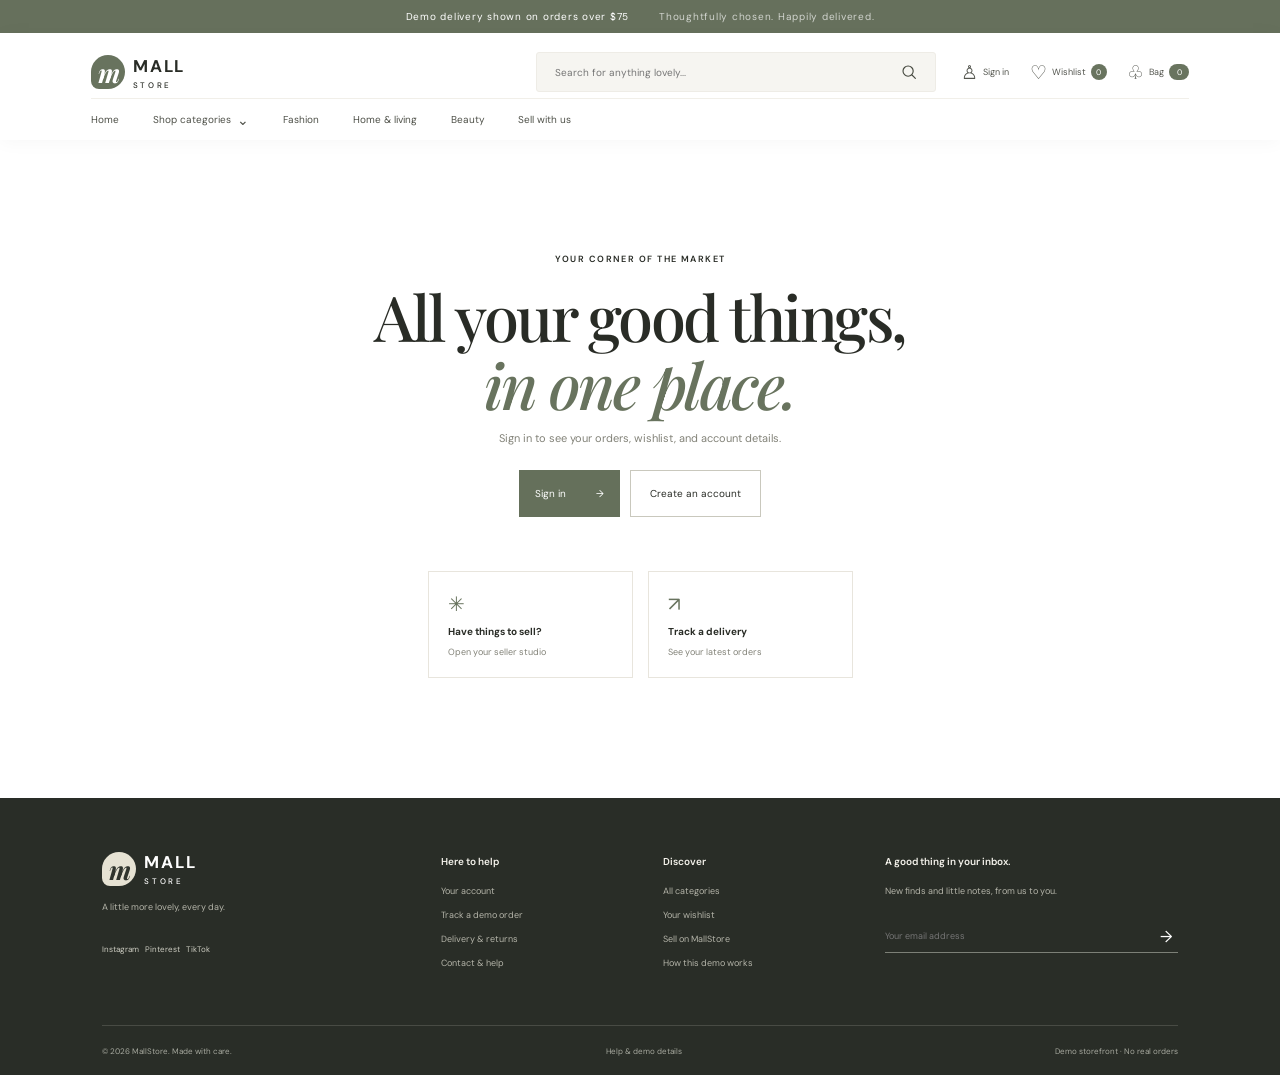
<file: account.html>
<!doctype html>
<html lang="en"><head>
    <meta charset="UTF-8" /><meta name="viewport" content="width=device-width, initial-scale=1.0" />
    <meta name="theme-color" content="#f7f5f0" />
    <link rel="icon" type="image/svg+xml" href="favicon.svg" />
    <title>Your account — MallStore</title>
    <link rel="preconnect" href="https://fonts.googleapis.com" />
    <link rel="preconnect" href="https://fonts.gstatic.com" crossorigin />
    <link href="https://fonts.googleapis.com/css2?family=DM+Sans:wght@400;500;600;700&family=Playfair+Display:wght@500;600;700&display=swap" rel="stylesheet" /><link rel="stylesheet" href="styles.css" /><script src="products.js" defer></script><script src="app.js" defer></script></head>
    <body data-page="account">
        <div id="app"></div>
    </body>
    </html>
</file>
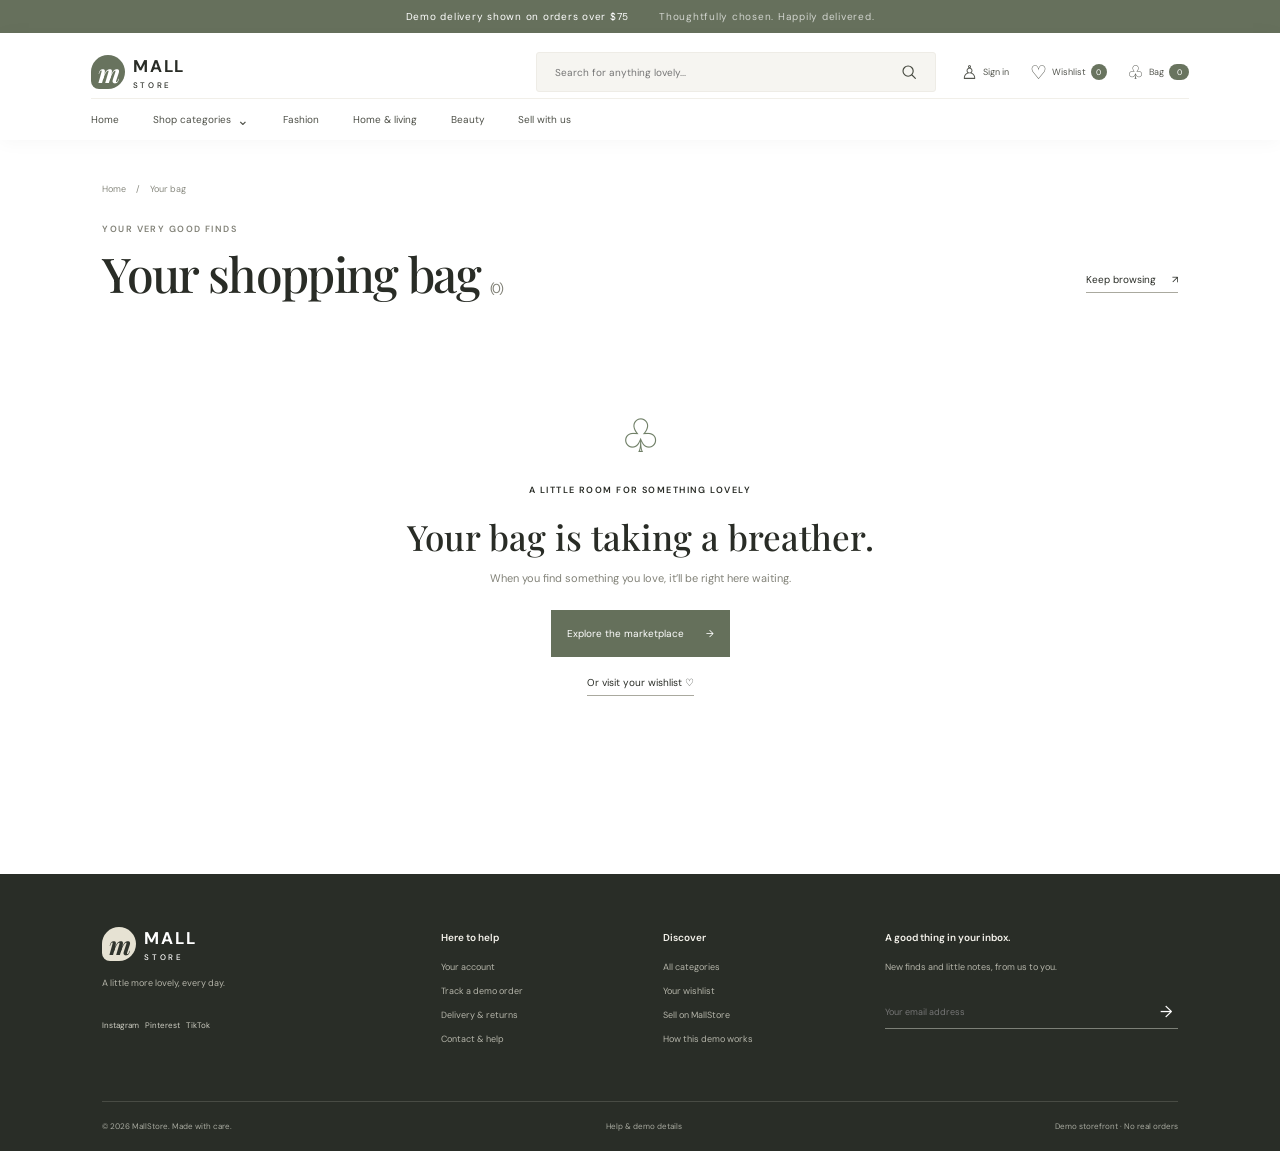
<file: bag.html>
<!doctype html>
<html lang="en"><head><meta charset="UTF-8" /><meta name="viewport" content="width=device-width, initial-scale=1.0" /><meta name="theme-color" content="#f7f5f0" /><link rel="icon" type="image/svg+xml" href="favicon.svg" /><title>Your shopping bag — MallStore</title><link rel="preconnect" href="https://fonts.googleapis.com" /><link rel="preconnect" href="https://fonts.gstatic.com" crossorigin /><link href="https://fonts.googleapis.com/css2?family=DM+Sans:wght@400;500;600;700&family=Playfair+Display:wght@500;600;700&display=swap" rel="stylesheet" /><link rel="stylesheet" href="styles.css" /><script src="products.js" defer></script><script src="app.js" defer></script></head><body data-page="bag"><div id="app"></div></body></html>
</file>
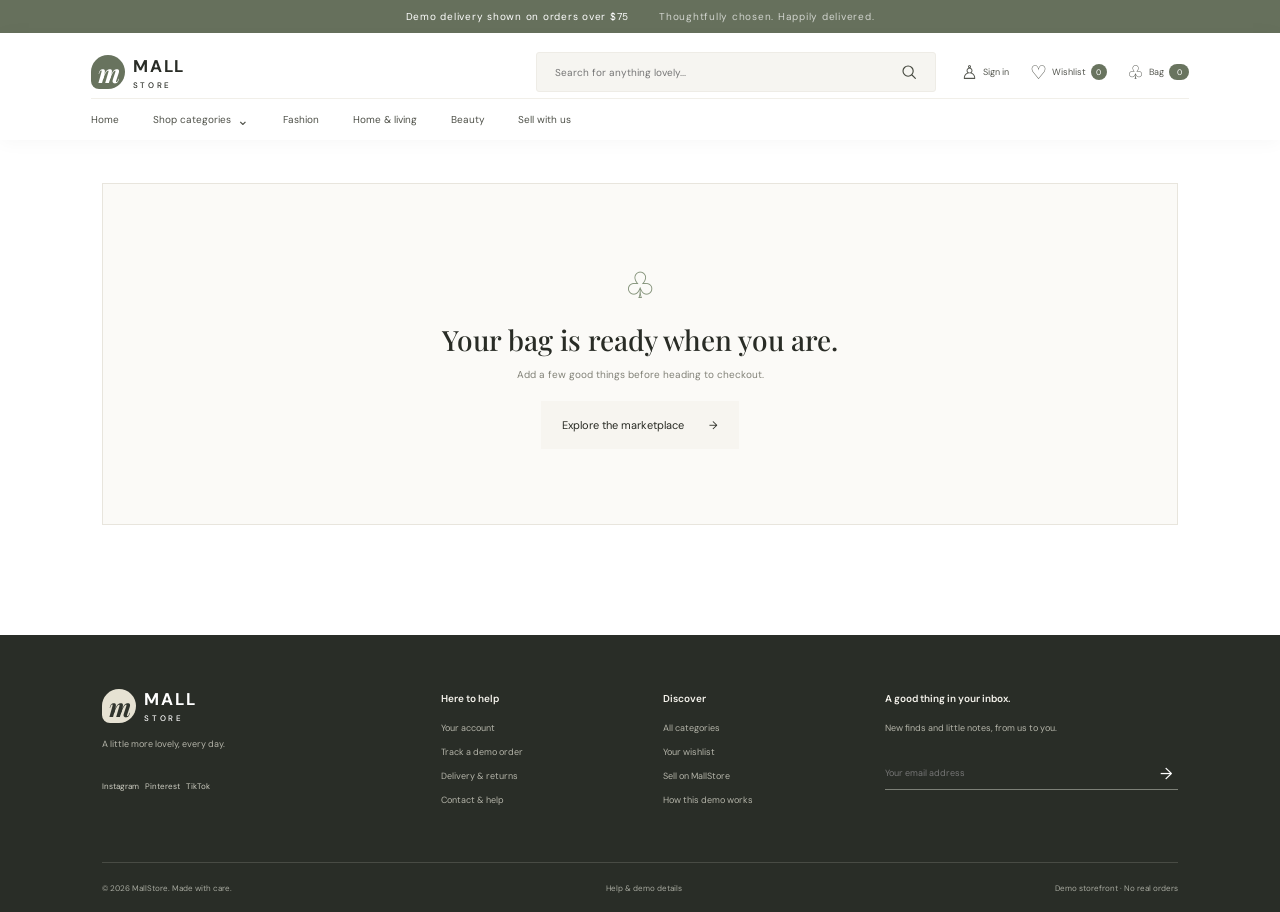
<file: checkout.html>
<!doctype html>
<html lang="en"><head><meta charset="UTF-8" /><meta name="viewport" content="width=device-width, initial-scale=1.0" /><meta name="theme-color" content="#f7f5f0" /><link rel="icon" type="image/svg+xml" href="favicon.svg" /><title>Checkout — MallStore</title><link rel="preconnect" href="https://fonts.googleapis.com" /><link rel="preconnect" href="https://fonts.gstatic.com" /><link href="https://fonts.googleapis.com/css2?family=DM+Sans:wght@400;500;600;700&family=Playfair+Display:wght@500;600;700&display=swap" rel="stylesheet" /><link rel="stylesheet" href="styles.css" /><script src="products.js" defer></script><script src="app.js" defer></script></head><body data-page="checkout"><div id="app"></div></body></html>
</file>
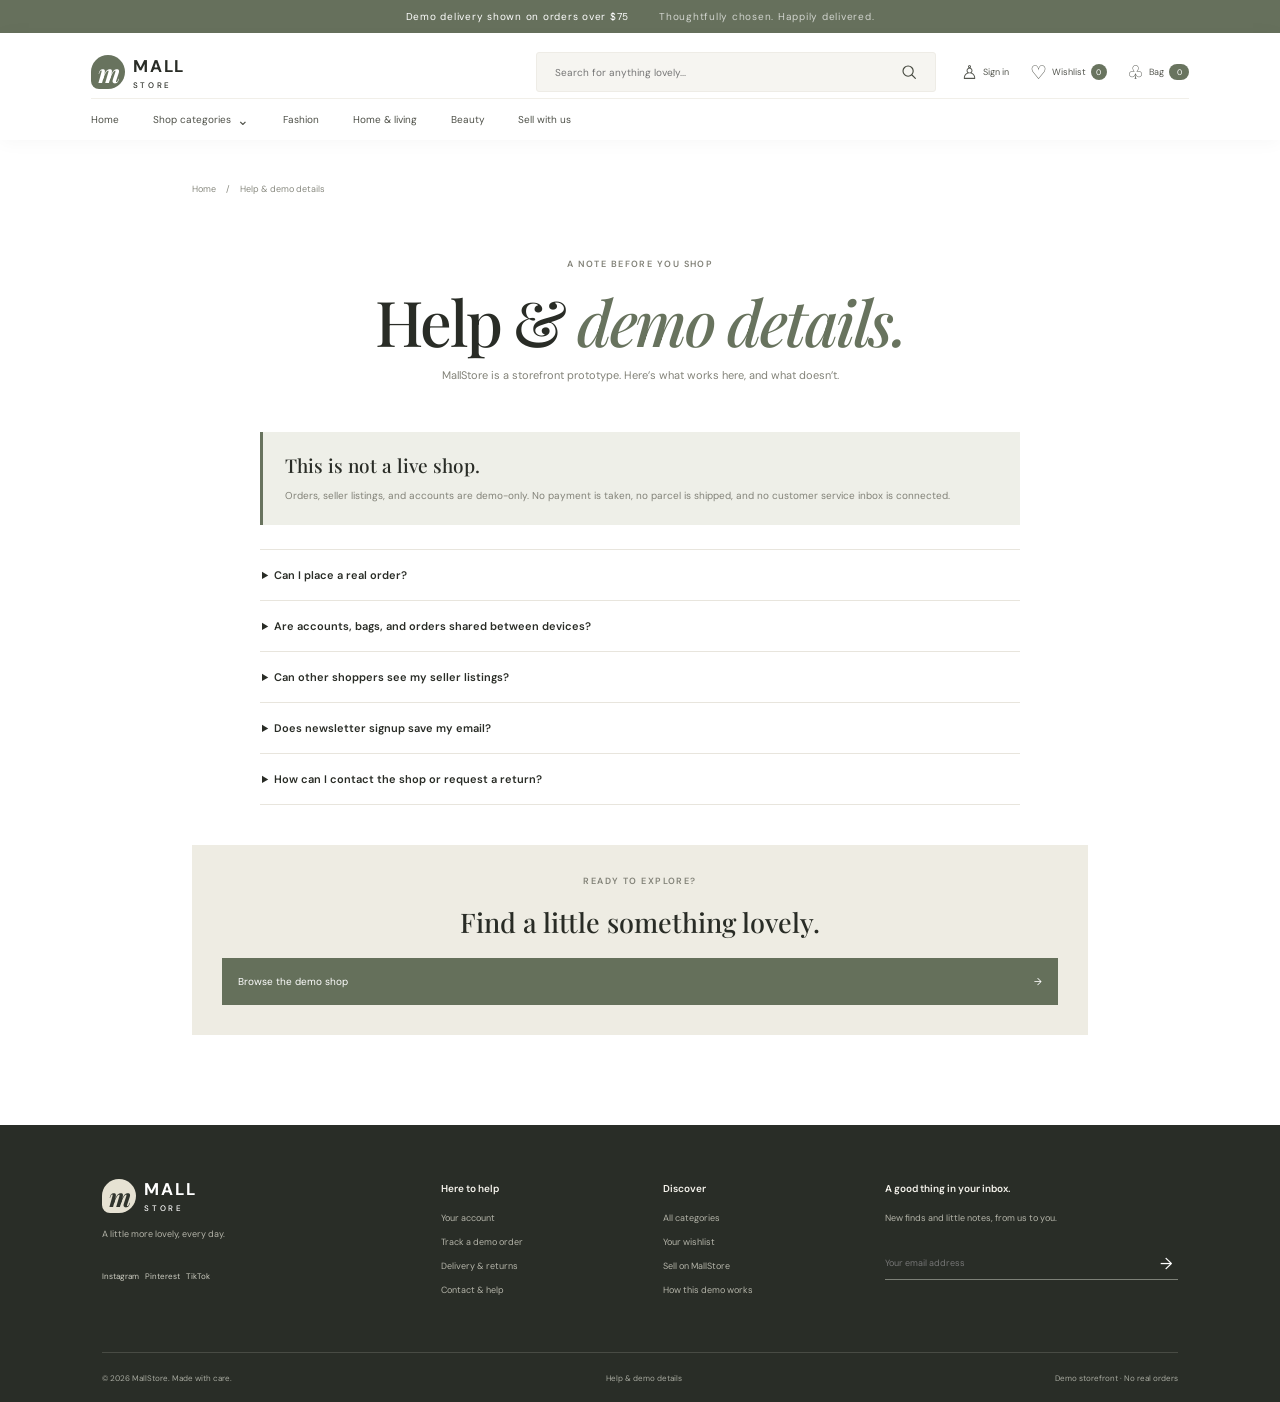
<file: help.html>
<!doctype html>
<html lang="en">
  <head>
    <meta charset="UTF-8" />
    <meta name="viewport" content="width=device-width, initial-scale=1.0" />
    <meta name="theme-color" content="#f7f5f0" />
    <link rel="icon" type="image/svg+xml" href="favicon.svg" />
    <title>Help & demo details — MallStore</title>
    <link rel="preconnect" href="https://fonts.googleapis.com" />
    <link rel="preconnect" href="https://fonts.gstatic.com" crossorigin />
    <link href="https://fonts.googleapis.com/css2?family=DM+Sans:wght@400;500;600;700&family=Playfair+Display:wght@500;600;700&display=swap" rel="stylesheet" />
    <link rel="stylesheet" href="styles.css" />
    <script src="products.js" defer></script>
    <script src="app.js" defer></script>
  </head>
  <body data-page="help">
    <div id="app"></div>
  </body>
</html>
</file>
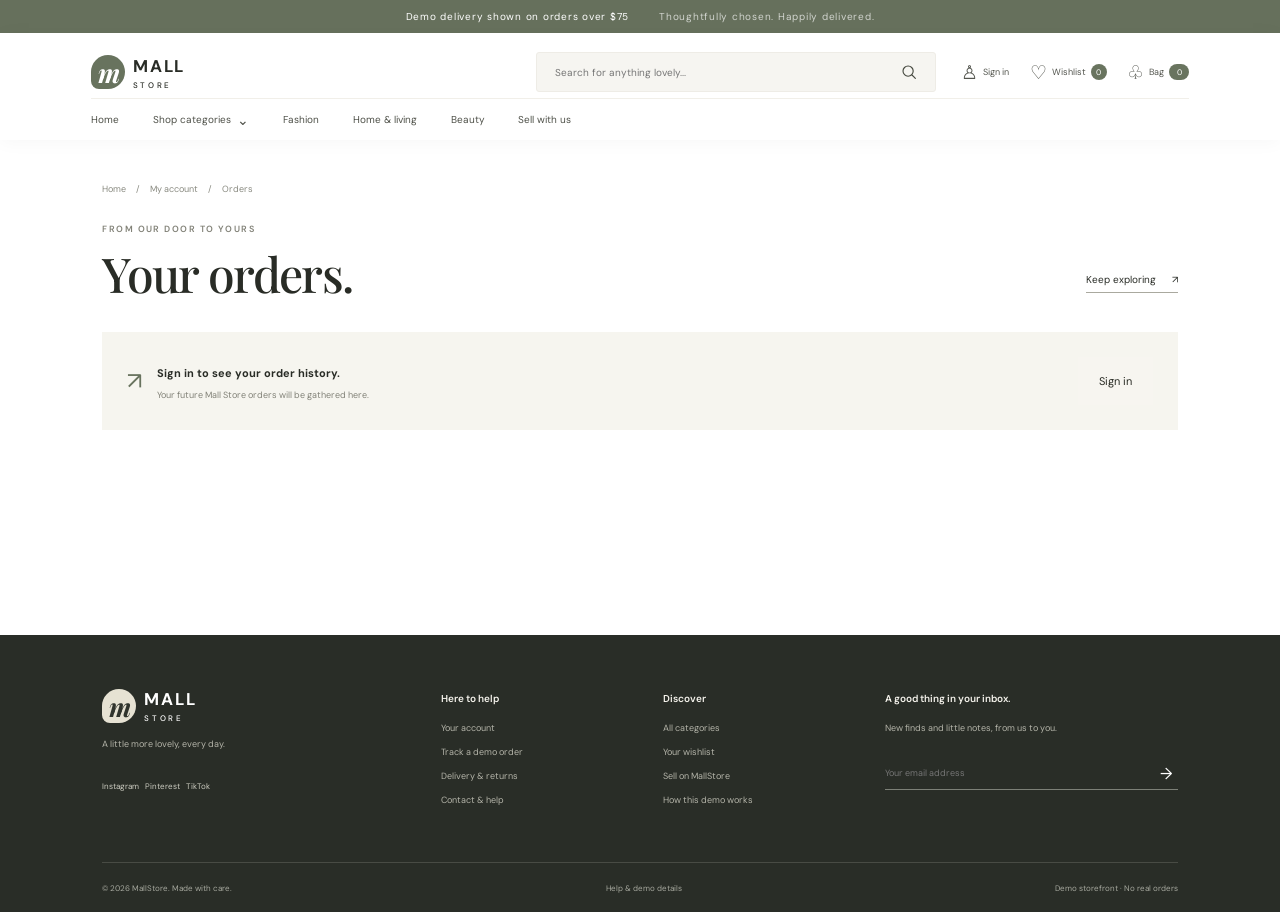
<file: orders.html>
<!doctype html>
<html lang="en"><head><meta charset="UTF-8" /><meta name="viewport" content="width=device-width, initial-scale=1.0" /><meta name="theme-color" content="#f7f5f0" /><link rel="icon" type="image/svg+xml" href="favicon.svg" /><title>Your orders — MallStore</title><link rel="preconnect" href="https://fonts.googleapis.com" /><link rel="preconnect" href="https://fonts.gstatic.com" /><link href="https://fonts.googleapis.com/css2?family=DM+Sans:wght@400;500;600;700&family=Playfair+Display:wght@500;600;700&display=swap" rel="stylesheet" /><link rel="stylesheet" href="styles.css" /><script src="products.js" defer></script><script src="app.js" defer></script></head><body data-page="orders"><div id="app"></div></body></html>
</file>
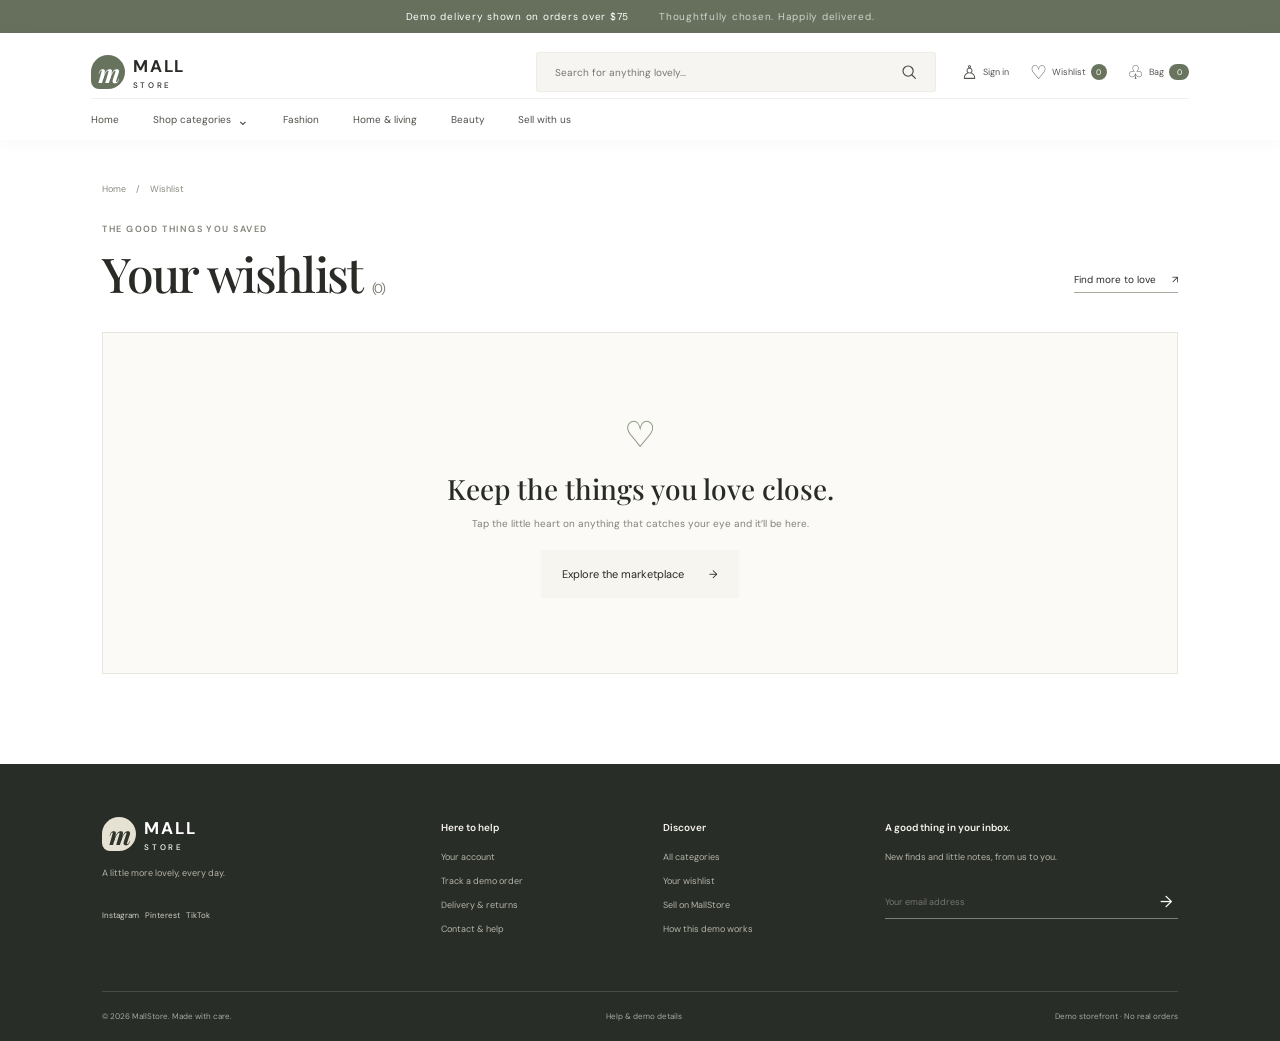
<file: wishlist.html>
<!doctype html>
<html lang="en"><head><meta charset="UTF-8" /><meta name="viewport" content="width=device-width, initial-scale=1.0" /><meta name="theme-color" content="#f7f5f0" /><link rel="icon" type="image/svg+xml" href="favicon.svg" /><title>Your wishlist — MallStore</title><link rel="preconnect" href="https://fonts.googleapis.com" /><link rel="preconnect" href="https://fonts.gstatic.com" crossorigin /><link href="https://fonts.googleapis.com/css2?family=DM+Sans:wght@400;500;600;700&family=Playfair+Display:wght@500;600;700&display=swap" rel="stylesheet" /><link rel="stylesheet" href="styles.css" /><script src="products.js" defer></script><script src="app.js" defer></script></head><body data-page="wishlist"><div id="app"></div></body></html>
</file>
<file: styles.css>
:root {
  font-family: "DM Sans", sans-serif;
  color: #252820;
  background: #f7f5f0;
  font-synthesis: none;
  text-rendering: optimizeLegibility;
  --paper: #f7f5f0;
  --ink: #252820;
  --muted: #797a70;
  --line: #e6e3dc;
  --green: #66705c;
}

* { box-sizing: border-box; }
[hidden] { display: none !important; }
html { scroll-behavior: smooth; }
body { margin: 0; min-width: 320px; }
button, input, select { font: inherit; }
button, a { -webkit-tap-highlight-color: transparent; }
a { color: inherit; text-decoration: none; }
button { color: inherit; }
.visually-hidden { position: absolute; width: 1px; height: 1px; padding: 0; margin: -1px; overflow: hidden; clip: rect(0, 0, 0, 0); white-space: nowrap; border: 0; }

.announcement { height: 33px; display: grid; place-items: center; background: #66705c; color: #fff; font-size: 10px; letter-spacing: .09em; text-align: center; padding: 0 12px; }
.site-header { height: 76px; padding: 0 7.1%; display: grid; grid-template-columns: 1fr 2fr 1fr; align-items: center; border-bottom: 1px solid rgba(37,40,32,.08); background: var(--paper); position: relative; z-index: 2; }
.wordmark { font-size: 23px; letter-spacing: -.08em; font-weight: 700; white-space: nowrap; }
.wordmark span { font-family: "Playfair Display", serif; font-weight: 500; font-style: italic; letter-spacing: -.07em; }
.main-nav { display: flex; justify-content: center; gap: clamp(20px, 3vw, 46px); }
.main-nav a { color: #55574f; font-size: 12px; transition: color .2s; }
.main-nav a:hover, .text-link:hover { color: #899174; }
.header-actions { display: flex; justify-content: flex-end; align-items: center; gap: 24px; }
.icon-button, .cart-trigger { border: 0; background: none; cursor: pointer; }
.icon-button { width: 34px; height: 34px; display: grid; place-items: center; font-size: 27px; font-weight: 300; }
.icon-button svg, .cart-trigger svg, .search-field svg { fill: none; stroke: currentColor; stroke-width: 1.4; stroke-linecap: round; stroke-linejoin: round; width: 19px; height: 19px; }
.cart-trigger { display: flex; align-items: center; gap: 7px; font-size: 12px; padding: 6px 0; }
.cart-trigger svg { width: 18px; height: 18px; }
.cart-count { display: grid; place-items: center; border-radius: 50%; background: #e7e4da; width: 20px; height: 20px; font-size: 10px; }

.hero { position: relative; min-height: 570px; height: min(66vw, 720px); max-height: calc(100vh - 109px); overflow: hidden; background: #c6b7a1; }
.hero-image, .hero-shade { position: absolute; inset: 0; width: 100%; height: 100%; }
.hero-image { object-fit: cover; object-position: center 54%; }
.hero-shade { background: linear-gradient(90deg, rgba(31,32,27,.52) 0%, rgba(31,32,27,.24) 42%, transparent 76%), linear-gradient(0deg, rgba(31,32,27,.17), transparent 30%); }
.hero-content { position: absolute; left: 12.2%; top: 50%; transform: translateY(-46%); color: white; }
.eyebrow { font-size: 9px; letter-spacing: .16em; font-weight: 600; margin: 0 0 17px; }
.hero-eyebrow { color: rgba(255,255,255,.87); }
h1, h2 { font-family: "Playfair Display", Georgia, serif; font-weight: 500; }
.hero h1 { font-size: clamp(54px, 7vw, 94px); line-height: .99; letter-spacing: -.045em; margin: 0 0 22px; }
.hero-content > p:not(.eyebrow) { font-size: 13px; color: rgba(255,255,255,.86); margin: 0 0 32px; }
.button { min-height: 48px; padding: 0 21px; display: inline-flex; justify-content: center; align-items: center; gap: 25px; border: 0; font-size: 11px; cursor: pointer; transition: background .2s, transform .2s; }
.button:hover { transform: translateY(-2px); }
.button-dark { background: #f7f5f0; color: #282a23; }
.button-dark:hover { background: #e9e7df; }
.hero .button { background: #f7f5f0; }
.hero-note { position: absolute; bottom: 28px; right: 7.1%; color: white; font-size: 8px; letter-spacing: .14em; }

.shop-section { padding: 105px 8% 116px; }
.section-top { display: flex; justify-content: space-between; align-items: end; }
.section-top .eyebrow, .story-copy .eyebrow { color: var(--muted); }
.section-top h2 { font-size: clamp(34px, 4vw, 48px); letter-spacing: -.035em; margin: 0; }
.results-count { color: var(--muted); font-size: 10px; margin: 0 0 8px; }
.shop-controls { margin: 32px 0 27px; display: flex; justify-content: space-between; align-items: center; border-top: 1px solid var(--line); border-bottom: 1px solid var(--line); min-height: 59px; }
.filter-list { display: flex; align-items: center; gap: 25px; }
.filter-chip { display: flex; align-items: center; gap: 6px; border: 0; padding: 8px 0; background: transparent; color: #77786f; font-size: 11px; cursor: pointer; }
.filter-chip span { font-size: 8px; color: #999a92; }
.filter-chip.active { color: var(--ink); border-bottom: 1px solid var(--ink); }
.sort-label { display: flex; align-items: center; gap: 9px; color: var(--muted); font-size: 10px; }
.sort-label select { background: transparent; color: var(--ink); border: 0; outline-color: #a0a38f; font-size: 10px; cursor: pointer; }
.search-field { width: min(250px, 34vw); align-items: center; gap: 8px; border-bottom: 1px solid #aaa99f; padding: 8px 0; }
.search-field:not([hidden]) { display: flex; }
.search-field svg { width: 16px; height: 16px; }
.search-field input { background: transparent; border: 0; outline: 0; width: 100%; font-size: 11px; color: var(--ink); }
.product-grid { display: grid; grid-template-columns: repeat(4, minmax(0, 1fr)); column-gap: 20px; row-gap: 45px; }
.product-card { min-width: 0; }
.product-image-wrap { position: relative; overflow: hidden; background: #eeece6; aspect-ratio: 0.83; }
.product-image { display: block; height: 100%; width: 100%; object-fit: cover; transition: transform .5s cubic-bezier(.2,.65,.3,1); }
.product-card:hover .product-image { transform: scale(1.045); }
.product-badge { position: absolute; top: 13px; left: 13px; padding: 7px 9px; background: var(--paper); font-size: 8px; text-transform: uppercase; letter-spacing: .1em; }
.add-button { position: absolute; left: 10px; right: 10px; bottom: 10px; width: calc(100% - 20px); border: 0; padding: 13px; background: rgba(247,245,240,.96); font-size: 10px; opacity: 0; transform: translateY(7px); cursor: pointer; transition: opacity .2s, transform .2s, background .2s; }
.product-card:hover .add-button, .add-button:focus-visible { opacity: 1; transform: translateY(0); }
.add-button:hover { background: white; }
.product-info { display: flex; justify-content: space-between; gap: 10px; padding: 13px 1px 0; }
.product-category { font-size: 8px; color: var(--muted); letter-spacing: .1em; text-transform: uppercase; margin: 0 0 7px; }
.product-name { font-size: 12px; margin: 0; font-weight: 500; }
.product-price { font-size: 11px; white-space: nowrap; margin: 1px 0 0; }
.empty-state { text-align: center; color: var(--muted); padding: 65px 10px; font-size: 13px; }

.story-section { background: #eceae3; display: grid; grid-template-columns: 1fr 1fr; align-items: center; min-height: 570px; }
.story-image-wrap { height: 100%; min-height: 570px; position: relative; overflow: hidden; }
.story-image-wrap img { width: 100%; height: 100%; position: absolute; inset: 0; object-fit: cover; }
.story-image-caption { position: absolute; bottom: 22px; left: 26px; font-size: 8px; letter-spacing: .13em; color: #fff; }
.story-copy { max-width: 470px; padding: 70px 14%; }
.story-copy h2 { font-size: clamp(37px, 4.3vw, 57px); line-height: 1.08; letter-spacing: -.035em; margin: 0 0 23px; }
.story-copy h2 em { font-weight: 500; color: #7c836f; }
.story-copy > p:not(.eyebrow) { font-size: 12px; color: #686a61; line-height: 1.9; max-width: 360px; margin: 0 0 25px; }
.text-link { display: inline-flex; gap: 16px; align-items: center; font-size: 10px; padding-bottom: 6px; border-bottom: 1px solid #aaa99f; transition: color .2s; }

.newsletter { padding: 94px 20px 90px; text-align: center; }
.newsletter .eyebrow { color: var(--muted); margin-bottom: 14px; }
.newsletter h2 { font-size: clamp(33px, 4vw, 45px); letter-spacing: -.03em; margin: 0 0 10px; }
.newsletter > p:not(.eyebrow):not(.newsletter-message) { font-size: 11px; color: var(--muted); margin: 0 0 24px; }
.newsletter-form { width: min(390px, 90vw); border-bottom: 1px solid #a9a99f; margin: 0 auto; display: flex; }
.newsletter-form input { flex: 1; border: 0; outline: 0; background: transparent; min-width: 0; padding: 12px 2px; font-size: 10px; }
.newsletter-form button { border: 0; background: transparent; font-size: 10px; cursor: pointer; padding: 0 2px 0 10px; }
.newsletter-form button span { margin-left: 12px; }
.newsletter-message { min-height: 15px; font-size: 10px; color: var(--green); }
.site-footer { min-height: 98px; border-top: 1px solid var(--line); padding: 22px 7.1%; display: flex; align-items: center; justify-content: space-between; }
.site-footer .wordmark { font-size: 19px; }
.site-footer p, .site-footer > span { font-size: 9px; color: var(--muted); }

.overlay { position: fixed; inset: 0; background: rgba(27,28,24,.38); z-index: 5; opacity: 0; transition: opacity .25s; }
.overlay.visible { opacity: 1; }
.cart-drawer { position: fixed; z-index: 6; top: 0; right: 0; width: min(440px, 100%); height: 100dvh; background: var(--paper); padding: 30px; display: flex; flex-direction: column; transform: translateX(100%); transition: transform .3s cubic-bezier(.2,.7,.25,1); }
.cart-drawer.open { transform: translateX(0); }
.drawer-header { display: flex; align-items: center; justify-content: space-between; border-bottom: 1px solid var(--line); padding-bottom: 21px; }
.drawer-header .eyebrow { color: var(--muted); margin-bottom: 8px; }
.drawer-header h2 { font-size: 30px; margin: 0; }
.drawer-count { font-family: "DM Sans", sans-serif; font-size: 12px; color: var(--muted); }
.cart-items { overflow-y: auto; }
.cart-line { display: grid; grid-template-columns: 75px 1fr auto; gap: 14px; padding: 18px 0; border-bottom: 1px solid var(--line); }
.cart-line img { width: 75px; height: 88px; object-fit: cover; background: #eeece6; }
.cart-line-name { font-size: 12px; margin: 5px 0 7px; }
.cart-line-category { color: var(--muted); font-size: 9px; }
.cart-line-price { font-size: 11px; margin-top: 6px; }
.quantity-control { display: inline-flex; border: 1px solid var(--line); align-items: center; margin-top: 9px; }
.quantity-control button { width: 26px; height: 25px; background: transparent; border: 0; cursor: pointer; font-size: 15px; }
.quantity-control span { font-size: 10px; min-width: 16px; text-align: center; }
.remove-item { background: transparent; border: 0; font-size: 9px; color: var(--muted); text-decoration: underline; cursor: pointer; align-self: start; padding: 6px 0; }
.cart-empty { flex: 1; display: flex; flex-direction: column; justify-content: center; align-items: center; gap: 13px; color: var(--muted); font-size: 12px; }
.cart-empty p { margin: 0; }
.empty-bag { font-size: 30px; color: #a2a38f; }
.cart-footer { padding-top: 20px; border-top: 1px solid var(--line); }
.subtotal { display: flex; justify-content: space-between; font-size: 12px; }
.cart-footer > p { font-size: 9px; color: var(--muted); margin: 10px 0 18px; }
.checkout-button { width: 100%; justify-content: space-between; background: #66705c; color: white; }
.checkout-button:hover { background: #535d49; }
.toast { position: fixed; bottom: 25px; left: 50%; transform: translate(-50%, 15px); opacity: 0; pointer-events: none; z-index: 10; padding: 12px 19px; background: #252820; color: white; font-size: 11px; transition: opacity .2s, transform .2s; }
.toast.show { opacity: 1; transform: translate(-50%, 0); }
body.drawer-open { overflow: hidden; }

@media (max-width: 850px) {
  .site-header { padding: 0 5%; grid-template-columns: 1fr 2fr 1fr; }
  .main-nav { gap: 17px; }
  .main-nav a { font-size: 10px; }
  .hero-content { left: 8%; }
  .shop-section { padding: 80px 5% 90px; }
  .product-grid { grid-template-columns: repeat(2, minmax(0, 1fr)); gap: 32px 15px; }
  .add-button { opacity: 1; transform: none; }
  .story-section { min-height: 470px; }
  .story-image-wrap { min-height: 470px; }
  .story-copy { padding: 55px 10%; }
}
@media (max-width: 560px) {
  .announcement { font-size: 8px; height: 30px; }
  .site-header { height: 64px; padding: 0 5%; grid-template-columns: 1fr auto; }
  .wordmark { font-size: 21px; }
  .main-nav { position: absolute; left: 0; right: 0; bottom: -37px; background: var(--paper); height: 37px; gap: 30px; border-bottom: 1px solid var(--line); }
  .main-nav a { font-size: 10px; }
  .header-actions { gap: 13px; }
  .cart-trigger span:nth-of-type(1) { display: none; }
  .hero { min-height: 590px; height: calc(89svh - 30px); max-height: 720px; }
  .hero-image { object-position: 62% center; }
  .hero-shade { background: linear-gradient(90deg, rgba(31,32,27,.45), rgba(31,32,27,.05)), linear-gradient(0deg, rgba(31,32,27,.15), transparent 40%); }
  .hero-content { left: 7%; right: 6%; top: 54%; }
  .hero h1 { font-size: clamp(56px, 15vw, 76px); }
  .hero-content > p:not(.eyebrow) { max-width: 265px; line-height: 1.6; }
  .hero-note { right: 6%; bottom: 19px; font-size: 7px; }
  .shop-section { padding: 73px 5% 75px; }
  .section-top { align-items: start; flex-wrap: wrap; }
  .section-top h2 { font-size: 36px; }
  .results-count { width: 100%; margin: 13px 0 0; }
  .search-field { order: 3; width: 100%; margin-top: 16px; }
  .shop-controls { margin: 23px 0 20px; min-height: 53px; }
  .filter-list { gap: 15px; }
  .filter-chip { font-size: 10px; }
  .filter-chip span { display: none; }
  .sort-label { gap: 3px; font-size: 0; }
  .sort-label select { max-width: 85px; font-size: 9px; }
  .product-grid { gap: 27px 11px; }
  .product-image-wrap { aspect-ratio: .8; }
  .product-badge { top: 8px; left: 8px; padding: 6px; font-size: 7px; }
  .add-button { left: 7px; right: 7px; bottom: 7px; width: calc(100% - 14px); padding: 11px 4px; font-size: 9px; }
  .product-info { padding-top: 10px; gap: 5px; }
  .product-name { font-size: 10px; }
  .product-price { font-size: 10px; }
  .product-category { font-size: 7px; }
  .story-section { grid-template-columns: 1fr; }
  .story-image-wrap { min-height: 370px; height: 370px; }
  .story-copy { max-width: none; padding: 54px 8% 60px; }
  .story-copy h2 { font-size: 43px; }
  .newsletter { padding: 72px 15px 60px; }
  .newsletter h2 { font-size: 35px; }
  .site-footer { padding: 22px 5%; flex-wrap: wrap; gap: 2px 12px; }
  .site-footer p { display: none; }
  .site-footer > span { font-size: 8px; }
}
@media (max-width: 320px) {
  body { min-width: 0; }
}
@media (prefers-reduced-motion: reduce) {
  *, *::before, *::after { scroll-behavior: auto !important; transition-duration: .01ms !important; animation-duration: .01ms !important; }
}

/* Mall Store marketplace */
[hidden] { display: none !important; }
:root { --mall-green: #68735e; --mall-ink: #292c26; --mall-cream: #f6f4ee; --mall-line: #e8e5dd; --mall-muted: #828278; }
body { color: var(--mall-ink); background: #fff; }
.announcement { display: flex; justify-content: center; gap: 30px; background: #66705c; letter-spacing: .075em; }
.announcement span:last-child { color: rgba(255,255,255,.7); }
.mall-header { background: #fff; position: relative; z-index: 4; box-shadow: 0 2px 18px rgba(40,42,35,.035); }
.mall-logo { display: inline-flex; align-items: center; justify-self: start; gap: 8px; min-width: max-content; font-size: 17px; letter-spacing: .11em; font-weight: 700; white-space: nowrap; }
.logo-mark { display: grid; place-items: center; height: 34px; width: 34px; border-radius: 50% 50% 50% 8px; color: #fff; background: var(--mall-green); font-family: "Playfair Display", serif; font-size: 26px; font-style: italic; letter-spacing: -.08em; }
.logo-store { display: block; font-size: 8px; letter-spacing: .32em; margin-top: 3px; font-weight: 500; }
.site-header.mall-header { width: 100%; height: auto; min-height: 74px; padding: 13px 7.1% 0; grid-template-columns: minmax(155px, 1fr) minmax(240px, 1.25fr) max-content; grid-template-rows: 52px 42px; column-gap: clamp(14px, 2vw, 28px); border: 0; }
.global-search { justify-self: end; width: min(100%, 400px); min-width: 0; height: 40px; background: #f6f5f1; border: 1px solid #eeece6; border-radius: 3px; display: flex; align-items: center; padding: 0 12px 0 16px; }
.global-search:focus-within { border-color: #9ba28f; box-shadow: 0 0 0 3px rgba(104,115,94,.08); }
.global-search input { min-width: 0; flex: 1; border: 0; outline: 0; background: transparent; font-size: 10px; color: var(--mall-ink); }
.global-search button { display: grid; place-items: center; border: 0; background: transparent; cursor: pointer; padding: 5px; }
.global-search svg { width: 18px; height: 18px; fill: none; stroke: #45483f; stroke-width: 1.5; stroke-linecap: round; }
.header-links { justify-self: end; display: flex; align-items: center; gap: clamp(10px, 1.6vw, 23px); }
.header-links a { display: inline-flex; align-items: center; gap: 5px; position: relative; font-size: 9px; color: #54564f; white-space: nowrap; }
.header-icon { font-size: 19px; font-family: "DM Sans", sans-serif; line-height: 1; }
.header-pill { display: grid; place-items: center; background: #69745f; border-radius: 99px; color: white; min-width: 16px; height: 16px; padding: 0 4px; font-size: 8px; }
.mall-nav { grid-column: 1 / -1; display: flex; align-items: center; gap: clamp(18px, 2.65vw, 39px); border-top: 1px solid #f1efe9; }
.mall-nav > a, .nav-category-wrap > a { height: 42px; display: flex; align-items: center; gap: 6px; color: #4e5048; font-size: 10px; position: relative; }
.mall-nav a:hover, .mall-nav a.current { color: #758067; }
.mall-nav > a.current::after, .nav-category-wrap > a.current::after { content: ""; position: absolute; bottom: 0; left: 0; right: 0; height: 2px; background: #77816b; }
.nav-category-wrap { height: 42px; }
.nav-chevron { font-size: 14px; }
.mega-menu { position: absolute; left: 0; right: 0; top: 100%; display: grid; grid-template-columns: 1.05fr 2.3fr 1fr; gap: 36px; padding: 36px 8%; background: white; box-shadow: 0 20px 28px rgba(40,42,35,.13); opacity: 0; visibility: hidden; transform: translateY(8px); transition: .22s ease; border-top: 1px solid #efede6; }
.nav-category-wrap:hover .mega-menu, .nav-category-wrap:focus-within .mega-menu { opacity: 1; visibility: visible; transform: translateY(0); }
.mega-intro { padding: 10px 20px 0 0; }
.mega-intro .eyebrow { color: var(--mall-muted); font-size: 8px; }
.mega-intro h3 { font: 500 29px/1.15 "Playfair Display", serif; margin: 0 0 20px; }
.mega-intro h3 em { color: var(--mall-green); }
.mega-intro .text-link { font-size: 9px; }
.mega-category-list { display: grid; grid-template-columns: repeat(3, 1fr); gap: 15px 24px; }
.mega-category-title { display: block; font-size: 11px; font-weight: 600; margin: 7px 0 10px; }
.mega-subcategory { display: block; font-size: 9px; color: var(--mall-muted); margin: 9px 0; transition: color .2s, transform .2s; }
.mega-subcategory:hover { color: var(--mall-green); transform: translateX(3px); }
.mega-feature { min-height: 170px; padding: 20px; display: flex; flex-direction: column; justify-content: space-between; background: linear-gradient(135deg, #e8e9df, #d8ddd0); color: #34392f; }
.mega-feature > span:first-child { font-size: 8px; letter-spacing: .12em; }
.mega-feature strong { font: 500 23px/1.14 "Playfair Display", serif; }
.mega-feature-link { font-size: 9px; }
.mobile-menu-toggle, .mobile-nav-panel { display: none; }
.mall-hero { height: clamp(440px, 48vw, 630px); position: relative; overflow: hidden; color: white; background: #898675; }
.mall-hero > img, .hero-wash { position: absolute; inset: 0; width: 100%; height: 100%; }
.mall-hero > img { object-fit: cover; object-position: center 55%; animation: hero-drift 22s ease-in-out infinite alternate; }
.hero-wash { background: linear-gradient(90deg, rgba(25,29,25,.56) 0%, rgba(25,29,25,.3) 44%, rgba(25,29,25,.02) 85%), linear-gradient(0deg, rgba(25,29,25,.15), transparent 26%); }
.mall-hero-copy { position: absolute; top: 50%; left: 12%; transform: translateY(-48%); animation: copy-rise .8s .12s both; }
.mall-hero-copy .eyebrow { color: rgba(255,255,255,.83); }
.mall-hero h1 { font-size: clamp(57px, 7.2vw, 91px); line-height: .99; letter-spacing: -.05em; margin: 0 0 20px; }
.mall-hero h1 em { color: #e2ddc9; font-weight: 500; }
.mall-hero-copy > p:not(.eyebrow) { font-size: 13px; color: rgba(255,255,255,.85); margin: 0 0 29px; }
.hero-button { background: #f6f4ee; color: #292c26; }
.hero-button:hover { background: #e5e2d8; }
.hero-caption { position: absolute; bottom: 25px; right: 7%; font-size: 8px; letter-spacing: .13em; }
.hero-pagination { position: absolute; bottom: 28px; left: 12%; display: flex; gap: 7px; }
.hero-pagination span { height: 3px; width: 22px; background: rgba(255,255,255,.45); }
.hero-pagination span:first-child { width: 38px; background: white; }
.benefit-strip { min-height: 67px; display: flex; align-items: center; justify-content: center; gap: clamp(22px, 5vw, 76px); border-bottom: 1px solid #eeeae2; background: #fff; }
.benefit-strip span { font-size: 9px; color: #6c6e64; }
.category-shortcuts, .shop-section { padding: 83px 8% 88px; }
.category-shortcuts { background: #faf9f6; padding-bottom: 73px; }
.section-heading { display: flex; justify-content: space-between; align-items: end; gap: 20px; }
.section-heading .eyebrow { color: var(--mall-muted); margin-bottom: 12px; }
.section-heading h2, .section-heading h1 { font: 500 clamp(34px, 4vw, 48px)/1.1 "Playfair Display", Georgia, serif; letter-spacing: -.035em; margin: 0; }
.section-heading .text-link { margin-bottom: 7px; }
.category-bubbles { display: grid; grid-template-columns: repeat(6, 1fr); gap: 15px; margin-top: 30px; }
.category-bubble { min-height: 142px; display: flex; flex-direction: column; justify-content: center; align-items: center; gap: 12px; position: relative; background: #f0eee7; font-size: 10px; transition: transform .25s, box-shadow .25s; }
.category-bubble:hover { transform: translateY(-5px); box-shadow: 0 12px 25px rgba(50,50,42,.09); }
.bubble-icon { color: var(--mall-green); font: 33px "Playfair Display", serif; }
.bubble-arrow { position: absolute; right: 12px; top: 12px; opacity: 0; transform: translate(-4px, 4px); transition: .2s; }
.category-bubble:hover .bubble-arrow { opacity: 1; transform: none; }
.bubble-2 { background: #e9eae2; }.bubble-3 { background: #f1e8e0; }.bubble-4 { background: #e9e8eb; }.bubble-5 { background: #eeece2; }.bubble-6 { background: #e3eae4; }
.shop-section { padding-top: 80px; }
.shop-controls { margin: 27px 0 9px; }
.filter-list { gap: 23px; }
.filter-chip { font-size: 10px; }
.catalog-count { color: var(--mall-muted); font-size: 9px; margin: 8px 0 17px; }
.product-grid { column-gap: 19px; row-gap: 35px; }
.product-image-wrap { aspect-ratio: .82; background: #f0eee9; }
.product-badge { background: #fff; color: #52554d; font-size: 7px; letter-spacing: .08em; }
.favorite-toggle { position: absolute; z-index: 1; top: 10px; right: 11px; width: 32px; height: 32px; display: grid; place-items: center; background: rgba(255,255,255,.92); border: 0; border-radius: 50%; font-size: 19px; cursor: pointer; transition: transform .2s, color .2s; }
.favorite-toggle:hover { transform: scale(1.1); }
.favorite-toggle.is-saved { color: #b95f59; }
.add-button { background: rgba(255,255,255,.96); opacity: 0; }
.product-info { padding-top: 12px; }
.product-name { font-size: 11px; }
.product-category { font-size: 7px; letter-spacing: .07em; }
.product-rating { color: #72745f; font-size: 9px; margin-top: 7px; }
.product-rating > span:first-child { color: #b28f52; }
.review-count { color: #9a9a91; }
.product-price { font-size: 10px; }
.center-action { text-align: center; margin: 42px auto 0; }
.button-outline { display: inline-flex; align-items: center; justify-content: center; gap: 18px; min-height: 44px; padding: 0 19px; border: 1px solid #c9c8bd; background: transparent; font-size: 10px; cursor: pointer; transition: background .2s, color .2s, border .2s; }
.button-outline:hover { background: #efeee8; border-color: #8e9384; }
.editorial-banner { height: 430px; position: relative; overflow: hidden; color: white; background: #777668; }
.editorial-banner > img { position: absolute; width: 100%; height: 100%; inset: 0; object-fit: cover; }
.editorial-banner::after { content: ""; position: absolute; inset: 0; background: linear-gradient(90deg, rgba(24,27,23,.53), rgba(24,27,23,.03) 80%); }
.editorial-banner > div { position: absolute; z-index: 1; left: 13%; top: 50%; transform: translateY(-50%); }
.editorial-banner h2 { font-size: clamp(40px, 5.4vw, 64px); line-height: 1.02; margin: 0 0 22px; }
.editorial-banner h2 em { color: #e2ddc9; }
.newsletter-section { text-align: center; padding: 84px 20px 77px; background: #f6f4ee; }
.newsletter-spark { display: inline-block; color: #748069; font-size: 22px; margin-bottom: 15px; }
.newsletter-section .eyebrow { color: var(--mall-muted); margin-bottom: 12px; }
.newsletter-section h2 { font-size: clamp(34px, 4vw, 46px); margin: 0 0 10px; }
.newsletter-section > p:not(.eyebrow) { color: var(--mall-muted); font-size: 10px; }
.newsletter-form { display: flex; width: min(380px, 90vw); margin: 23px auto 0; border-bottom: 1px solid #9f9f94; }
.newsletter-form input { flex: 1; min-width: 0; border: 0; outline: 0; padding: 12px 3px; background: transparent; font-size: 10px; }
.newsletter-form button { border: 0; background: transparent; font-size: 10px; cursor: pointer; }
.newsletter-message { color: var(--mall-green); font-size: 10px; }
.mall-footer { background: #292d27; color: #f5f3ec; padding: 53px 8% 0; }
.footer-main { display: grid; grid-template-columns: 1.3fr .8fr .8fr 1.25fr; gap: 35px; padding-bottom: 44px; }
.mall-footer .mall-logo { color: #fff; }
.mall-footer .logo-mark { background: #e6e2d3; color: #30342d; }
.footer-brand p, .footer-news p { color: #b4b4a9; font-size: 9px; margin: 15px 0 23px; }
.footer-social { color: #cecec3; font-size: 8px; }
.footer-main h3 { margin: 4px 0 17px; font-size: 10px; font-weight: 600; }
.footer-main > div:not(.footer-brand):not(.footer-news) a { display: block; color: #b4b4a9; margin: 12px 0; font-size: 9px; }
.footer-main a:hover { color: white !important; }
.footer-signup { display: flex; border-bottom: 1px solid #7c8077; }
.footer-signup input { flex: 1; min-width: 0; border: 0; background: transparent; outline: 0; padding: 10px 0; color: white; font-size: 9px; }
.footer-signup button { border: 0; background: transparent; color: white; cursor: pointer; }
.footer-message { color: #cfd7c4; font-size: 9px; }
.footer-bottom { min-height: 50px; border-top: 1px solid #484b44; display: flex; align-items: center; justify-content: space-between; color: #a7a99f; font-size: 8px; }
.toast { z-index: 20; bottom: 28px; border-radius: 3px; }
.page-main { min-height: 55vh; padding: 43px 8% 90px; }
.breadcrumb { display: flex; align-items: center; gap: 10px; color: #898a80; font-size: 9px; margin: 0 0 28px; }
.breadcrumb a:hover { color: var(--mall-green); }
.page-intro { text-align: center; padding: 35px 10px 39px; }
.page-intro .eyebrow { color: var(--mall-muted); }
.page-intro h1, .account-welcome h1, .checkout-heading h1 { font: 500 clamp(42px, 5vw, 63px)/1.08 "Playfair Display", serif; letter-spacing: -.04em; margin: 0 0 13px; }
.page-intro h1 em, .account-welcome h1 em, .checkout-heading h1 em { color: var(--mall-green); }
.page-intro > p:last-child { color: var(--mall-muted); font-size: 11px; }
.category-layout { display: grid; grid-template-columns: 205px 1fr; gap: 39px; }
.category-sidebar { border-right: 1px solid var(--mall-line); padding-right: 21px; }
.category-sidebar h2 { font-size: 11px; margin: 0 0 17px; }
.category-sidebar a { font-size: 10px; }
.category-sidebar > a, .sidebar-department > a { min-height: 39px; display: flex; justify-content: space-between; align-items: center; border-bottom: 1px solid #f0eee8; }
.category-sidebar a.selected { color: #66735e; font-weight: 600; }
.sidebar-subcategory { display: block; padding: 9px 0 8px 26px; color: var(--mall-muted); font-size: 9px !important; }
.category-cover { min-height: 190px; position: relative; display: flex; align-items: center; overflow: hidden; background: #d5d4c8; color: white; padding: 25px 35px; }
.category-cover img { position: absolute; inset: 0; height: 100%; width: 100%; object-fit: cover; }
.category-cover::after { content: ""; position: absolute; inset: 0; background: linear-gradient(90deg, rgba(28,31,27,.64), rgba(28,31,27,.03)); }
.category-cover > div { z-index: 1; max-width: 380px; }
.category-cover .eyebrow { margin-bottom: 8px; }
.category-cover h2 { font: 500 29px/1.1 "Playfair Display", serif; margin: 0 0 8px; }
.category-cover p:last-child { font-size: 9px; line-height: 1.6; }
.subcategory-chips { display: flex; flex-wrap: wrap; gap: 8px; margin: 18px 0 38px; }
.subcategory-chip { background: #f5f4ef; padding: 10px 12px; font-size: 9px; transition: background .2s; }
.subcategory-chip span { margin-left: 9px; color: #818776; }
.subcategory-chip:hover, .subcategory-chip.selected { background: #e5e8de; }
.category-product-heading { align-items: center; }
.category-product-heading h2 { font-size: 30px; }
.category-results .product-grid { grid-template-columns: repeat(3, minmax(0, 1fr)); }
.empty-panel { text-align: center; padding: 75px 20px; border: 1px solid var(--mall-line); background: #fbfaf7; }
.empty-panel > span { color: #819077; display: block; font: 36px "Playfair Display", serif; margin-bottom: 14px; }
.empty-panel h3 { font: 500 28px "Playfair Display", serif; margin: 0 0 9px; }
.empty-panel p { color: var(--mall-muted); font-size: 10px; margin-bottom: 20px; }
.empty-panel .button { margin: 0 auto; }
.page-title { margin-bottom: 32px; }
.page-title h1 { font-size: clamp(36px, 4vw, 48px); }
.title-count { font: 400 13px "DM Sans", sans-serif; color: var(--mall-muted); }
.bag-layout { display: grid; grid-template-columns: 1fr 315px; gap: 35px; align-items: start; }
.bag-list-header { display: grid; grid-template-columns: 1fr 110px 75px; border-bottom: 1px solid var(--mall-line); padding: 0 0 13px; color: var(--mall-muted); font-size: 9px; }
.bag-item { display: grid; grid-template-columns: 98px minmax(130px, 1fr) 110px 75px; gap: 17px; align-items: center; padding: 20px 0; border-bottom: 1px solid var(--mall-line); }
.bag-item > a img { width: 98px; height: 117px; object-fit: cover; background: #f0eee9; }
.bag-item-description h2 { font: 500 16px "Playfair Display", serif; margin: 0 0 8px; }
.bag-item-description > p:not(.product-category) { font-size: 10px; }
.bag-item-description .product-category { margin-bottom: 7px; }
.bag-remove, .bag-move-wishlist { border: 0; background: transparent; color: var(--mall-muted); padding: 4px 10px 4px 0; text-decoration: underline; font-size: 8px; cursor: pointer; }
.bag-move-wishlist { text-decoration: none; }
.quantity-control { justify-self: start; margin: 0; border-color: #dcdad2; }
.quantity-control button { height: 29px; }
.bag-line-total { font-size: 10px; }
.delivery-progress { display: flex; align-items: center; gap: 13px; padding: 22px 0; color: #606b55; font-size: 10px; }
.delivery-progress > span { font-size: 22px; }
.delivery-progress > div { flex: 1; }
.progress-track { height: 3px; background: #e8e8df; margin-top: 11px; }
.progress-track span { display: block; height: 100%; background: #748168; transition: width .35s; }
.order-summary { background: #f7f6f1; padding: 25px 23px; }
.order-summary > .eyebrow { color: var(--mall-muted); margin-bottom: 9px; }
.order-summary h2 { font: 500 23px "Playfair Display", serif; margin: 0 0 22px; }
.summary-row { display: flex; justify-content: space-between; gap: 12px; padding: 11px 0; font-size: 10px; }
.summary-total { border-top: 1px solid #dfddd4; margin-top: 7px; padding-top: 17px; font-size: 12px; }
.summary-total strong { font-size: 15px; }
.tax-note { color: var(--mall-muted); font-size: 8px; line-height: 1.6; }
.checkout-cta { width: 100%; min-height: 47px; border: 0; background: #65705b; color: white; display: flex; justify-content: space-between; align-items: center; padding: 0 16px; font-size: 10px; cursor: pointer; transition: background .2s, transform .2s; }
.checkout-cta:hover { background: #4f5947; transform: translateY(-1px); }
.secure-note { margin-top: 17px; text-align: center; color: #686b61; font-size: 9px; }
.payment-badges { border-top: 1px solid #e4e2da; margin-top: 16px; padding-top: 14px; text-align: center; font-size: 8px; color: #85867c; }
.empty-bag-page { text-align: center; padding: 74px 15px 88px; }
.empty-bag-illustration { color: #718068; display: block; font-size: 46px; margin-bottom: 18px; }
.empty-bag-page h2 { font-size: 35px; margin: 0 0 10px; }
.empty-bag-page > p:not(.eyebrow) { color: var(--mall-muted); font-size: 11px; margin-bottom: 25px; }
.empty-bag-page .checkout-cta { width: auto; display: inline-flex; gap: 22px; }
.empty-bag-page .text-link { display: flex; width: fit-content; margin: 19px auto 0; }
.wishlist-empty { margin-top: 20px; }
.auth-main { min-height: calc(100vh - 109px); display: grid; grid-template-columns: 1fr 1fr; }
.auth-image { position: relative; min-height: 620px; overflow: hidden; background: #8d8e7c; color: white; }
.auth-image::after { content: ""; position: absolute; inset: 0; background: linear-gradient(0deg, rgba(27,30,26,.64), transparent 75%); }
.auth-image img { width: 100%; height: 100%; position: absolute; inset: 0; object-fit: cover; }
.auth-image > div { position: absolute; z-index: 1; left: 12%; bottom: 12%; }
.auth-image h2 { font-size: clamp(42px, 5vw, 64px); line-height: 1.02; margin: 0; }
.auth-image h2 em { color: #e7e1ce; }
.auth-panel { padding: 35px 9%; display: flex; flex-direction: column; justify-content: center; }
.back-link { font-size: 9px; color: var(--mall-muted); margin-bottom: 47px; }
.auth-card { width: min(410px, 100%); margin: auto; }
.auth-card .eyebrow { color: var(--mall-muted); margin-bottom: 9px; }
.auth-card h1 { font: 500 38px "Playfair Display", serif; margin: 0 0 8px; }
.auth-subtitle { color: var(--mall-muted); font-size: 10px; margin: 0 0 25px; }
.auth-form > label, .step-body > label { display: block; font-size: 9px; color: #55574f; margin: 0 0 15px; }
.auth-form input:not([type=checkbox]), .auth-form select, .step-body input:not([type=checkbox]), .step-body select, .seller-add-form input, .seller-add-form select { width: 100%; min-height: 41px; border: 1px solid #e1dfd7; background: white; padding: 0 11px; outline: 0; display: block; margin-top: 7px; font-size: 10px; }
.auth-form input:focus, .step-body input:focus, .step-body select:focus, .seller-add-form input:focus { border-color: #87917a; box-shadow: 0 0 0 3px rgba(104,115,94,.08); }
.form-row { display: grid; grid-template-columns: 1fr 1fr; gap: 12px; }
.auth-form .form-row label, .step-body .form-row label, .seller-add-form .form-row label { display: block; font-size: 9px; color: #55574f; margin-bottom: 15px; }
.checkbox-row { display: flex !important; align-items: center; gap: 8px; color: #74756e; font-size: 8px !important; }
.checkbox-row input { accent-color: #66705c; }
.auth-form-extras { display: flex; justify-content: space-between; align-items: center; }
.auth-form-extras .checkbox-row { margin: 2px 0 14px; }
.forgot-link { font-size: 8px; color: #69745f; }
.auth-submit { width: 100%; background: #65705b; color: white; justify-content: space-between; margin-top: 6px; }
.auth-submit:hover { background: #4f5947; }
.form-feedback { color: #66705c; font-size: 9px; min-height: 14px; }
.auth-switch { margin: 18px 0; text-align: center; color: var(--mall-muted); font-size: 9px; }
.auth-switch a, .seller-auth-link strong { color: #59664f; font-weight: 600; }
.auth-divider { height: 1px; background: #e8e5dd; margin: 23px 0; position: relative; text-align: center; }
.auth-divider span { position: relative; top: -6px; background: white; padding: 0 10px; font-size: 8px; color: #a3a39a; }
.seller-auth-link { display: block; border: 1px solid #e6e4dd; padding: 13px; text-align: center; font-size: 9px; }
.demo-disclaimer { color: #95958b; font-size: 8px; line-height: 1.6; margin: 20px 0 0; }
.account-welcome { text-align: center; padding: 70px 20px 30px; }
.account-welcome > p:not(.eyebrow) { font-size: 11px; color: var(--mall-muted); }
.account-actions { display: flex; justify-content: center; gap: 10px; margin: 25px 0 54px; }
.account-actions .checkout-cta { width: auto; gap: 30px; }
.account-role-cards { display: flex; justify-content: center; gap: 15px; }
.account-role-cards a { min-width: 205px; padding: 19px; display: grid; gap: 8px; text-align: left; border: 1px solid var(--mall-line); }
.account-role-cards a > span { color: var(--mall-green); font-size: 20px; }
.account-role-cards strong { font-size: 10px; }
.account-role-cards small { color: var(--mall-muted); font-size: 9px; }
.account-hero { display: flex; align-items: center; justify-content: space-between; background: #eff0e9; padding: 30px 35px; }
.account-hero .eyebrow { color: var(--mall-muted); margin-bottom: 8px; }
.account-hero h1 { font: 500 42px "Playfair Display", serif; margin: 0; }
.account-hero h1 em { color: var(--mall-green); }
.account-hero p:last-child { font-size: 10px; color: var(--mall-muted); margin-bottom: 0; }
.account-dashboard { display: grid; grid-template-columns: 205px 1fr; gap: 35px; margin-top: 35px; }
.account-menu { padding-right: 20px; border-right: 1px solid var(--mall-line); }
.account-menu h2 { font-size: 11px; margin: 0 0 12px; }
.account-menu a { display: flex; align-items: center; justify-content: space-between; min-height: 39px; border-bottom: 1px solid #f0eee8; font-size: 9px; }
.account-menu a.selected { color: #65705b; font-weight: 600; }
.account-stats { display: grid; grid-template-columns: repeat(3, 1fr); gap: 12px; }
.account-stats article { background: #f7f6f1; padding: 17px; }
.account-stats article > span { display: block; color: var(--mall-muted); font-size: 7px; letter-spacing: .1em; }
.account-stats article > strong { display: block; font: 500 25px "Playfair Display", serif; margin: 8px 0; }
.account-stats article > a { color: #69745f; font-size: 8px; }
.account-detail-card { border: 1px solid var(--mall-line); padding: 22px; margin-top: 17px; }
.account-detail-card .eyebrow { color: var(--mall-muted); }
.account-detail-card h2, .account-help-card h2 { font: 500 22px "Playfair Display", serif; margin: 0 0 16px; }
.detail-row { display: flex; justify-content: space-between; border-bottom: 1px solid #efede7; padding: 12px 0; font-size: 9px; }
.detail-row span { color: var(--mall-muted); }
.account-help-card { display: flex; align-items: center; gap: 14px; background: #f1f1eb; margin-top: 17px; padding: 19px; }
.account-help-card > span { color: #78836b; font-size: 24px; }
.account-help-card h2 { margin: 0 0 5px; font-size: 18px; }
.account-help-card p { margin: 0; font-size: 9px; color: var(--mall-muted); }
.account-help-card .text-link { margin-left: auto; white-space: nowrap; }
.notice-panel { background: #f6f5ef; padding: 25px; display: flex; align-items: center; gap: 15px; }
.notice-panel > span { font-size: 24px; color: var(--mall-green); }
.notice-panel > div { flex: 1; }
.notice-panel strong { font-size: 11px; }
.notice-panel p { font-size: 9px; color: var(--mall-muted); margin: 7px 0 0; }
.notice-panel .button { white-space: nowrap; }
.orders-list { display: grid; gap: 15px; }
.order-card { border: 1px solid var(--mall-line); padding: 19px 22px; }
.order-card-top, .order-card-bottom { display: flex; justify-content: space-between; align-items: center; }
.order-card-top { border-bottom: 1px solid #efede7; padding-bottom: 13px; }
.order-card-top .eyebrow { margin: 0; color: #606558; font-size: 8px; }
.order-card-top p { margin: 6px 0 0; color: var(--mall-muted); font-size: 9px; }
.order-status { border-radius: 99px; padding: 6px 10px; background: #edf0e8; color: #59664f; font-size: 8px; }
.order-products { display: flex; gap: 10px; padding: 15px 0; }
.order-products > div { display: flex; align-items: center; gap: 8px; font-size: 9px; }
.order-products img { width: 42px; height: 48px; object-fit: cover; }
.order-products small { color: var(--mall-muted); }
.order-card-bottom { border-top: 1px solid #efede7; padding-top: 13px; font-size: 9px; }
.order-card-bottom .text-link { border: 0; color: #5c6953; }
.checkout-page { background: #fff; }
.checkout-heading { margin: 10px 0 34px; }
.checkout-heading .eyebrow { color: var(--mall-muted); }
.checkout-heading h1 { font-size: 42px; }
.checkout-layout { display: grid; grid-template-columns: 1fr 340px; gap: 55px; align-items: start; }
.checkout-step { display: grid; grid-template-columns: 31px 1fr; gap: 13px; padding: 0 0 27px; margin-bottom: 26px; border-bottom: 1px solid var(--mall-line); }
.step-number { width: 26px; height: 26px; display: grid; place-items: center; border-radius: 50%; background: #eef0e9; color: #5f6c55; font-size: 10px; }
.step-body h2 { font: 500 21px "Playfair Display", serif; margin: 0 0 17px; }
.step-body input:not([type=checkbox]), .step-body select { max-width: 100%; }
.step-body .checkbox-row { margin-top: 12px; }
.payment-demo-note { color: var(--mall-muted); font-size: 9px; margin: -8px 0 14px; }
.payment-option { display: flex; gap: 9px; align-items: center; min-height: 40px; padding: 8px 10px; border: 1px solid #e6e4dc; margin: 8px 0; font-size: 9px; }
.payment-option small { margin-left: auto; color: var(--mall-muted); font-size: 8px; }
.checkout-summary { position: sticky; top: 20px; }
.checkout-item { display: grid; grid-template-columns: 48px 1fr auto; align-items: center; gap: 10px; padding: 9px 0; border-top: 1px solid #e5e3db; }
.checkout-item img { width: 48px; height: 55px; object-fit: cover; }
.checkout-item strong, .checkout-item small { display: block; font-size: 8px; }
.checkout-item small { color: var(--mall-muted); margin-top: 5px; }
.checkout-item > span { font-size: 9px; }
.checkout-summary > .summary-row:first-of-type { margin-top: 12px; }
.checkout-summary .checkout-cta { margin-top: 17px; }
.seller-landing { min-height: 60vh; }
.seller-hero { min-height: 530px; display: grid; grid-template-columns: 1fr 1fr; background: #eeeee7; }
.seller-hero > div { align-self: center; padding: 60px 13% 60px 18%; }
.seller-hero .eyebrow { color: #73786a; }
.seller-hero h1 { font: 500 clamp(47px, 5.5vw, 72px)/1.02 "Playfair Display", serif; letter-spacing: -.04em; margin: 0 0 19px; }
.seller-hero h1 em { color: #66735d; }
.seller-hero > div > p:not(.eyebrow) { max-width: 420px; color: #72736a; font-size: 11px; line-height: 1.8; }
.seller-hero .checkout-cta { width: auto; display: inline-flex; gap: 30px; margin-top: 13px; }
.seller-note { display: block; color: var(--mall-muted); font-size: 8px; margin-top: 12px; }
.seller-hero > img { width: 100%; height: 100%; min-height: 530px; object-fit: cover; }
.seller-perks { display: grid; grid-template-columns: repeat(3, 1fr); gap: 35px; padding: 62px 11%; text-align: center; }
.seller-perks article > span { color: #758069; font-size: 26px; }
.seller-perks h2 { font: 500 21px "Playfair Display", serif; margin: 12px 0 7px; }
.seller-perks p { color: var(--mall-muted); font-size: 9px; line-height: 1.7; }
.seller-cta-bottom { text-align: center; background: #f2f1eb; padding: 56px 15px; }
.seller-cta-bottom .eyebrow { color: var(--mall-muted); }
.seller-cta-bottom h2 { font: 500 34px "Playfair Display", serif; margin: 0 0 22px; }
.seller-cta-bottom .button { margin: 0 auto; }
.seller-dashboard { min-height: 75vh; display: grid; grid-template-columns: 225px 1fr; background: #f7f8fa; }
.seller-sidebar { padding: 25px 16px; background: #fff; border-right: 1px solid #e9ebee; display: flex; flex-direction: column; }
.seller-brand { display: flex; align-items: center; gap: 9px; font-size: 12px; font-weight: 600; margin: 0 0 41px; }
.seller-brand > span { width: 30px; height: 30px; display: grid; place-items: center; border-radius: 9px; background: #68735e; color: white; font: italic 22px "Playfair Display", serif; }
.seller-menu-label { color: #999da4; font-size: 8px; letter-spacing: .11em; padding-left: 10px; }
.seller-sidebar > a:not(.seller-brand) { min-height: 39px; display: flex; align-items: center; padding: 0 10px; margin: 2px 0; color: #6f737c; font-size: 9px; border-radius: 4px; }
.seller-sidebar > a.active { color: #536448; background: #f0f3ed; font-weight: 600; }
.seller-sidebar > a > span { margin-left: auto; color: #9599a0; }
.seller-sidebar-bottom { display: flex; align-items: center; gap: 9px; border-top: 1px solid #eff0f2; padding: 18px 3px 0; margin-top: auto; }
.seller-profile-dot { width: 30px; height: 30px; display: grid; place-items: center; background: #e5e9df; color: #596650; border-radius: 50%; }
.seller-sidebar-bottom strong, .seller-sidebar-bottom small { display: block; font-size: 8px; }
.seller-sidebar-bottom small { color: #96999f; margin-top: 4px; font-size: 7px; }
.seller-workspace { padding: 34px clamp(22px, 4vw, 58px) 55px; }
.seller-topbar { display: flex; justify-content: space-between; align-items: center; margin-bottom: 24px; }
.seller-topbar .eyebrow, .seller-section-heading .eyebrow { color: #8a8e95; font-size: 8px; margin-bottom: 7px; }
.seller-topbar h1 { font: 500 29px "Playfair Display", serif; margin: 0; }
.seller-topbar .button { min-height: 36px; font-size: 8px; }
.seller-stats { display: grid; grid-template-columns: repeat(4, 1fr); gap: 12px; }
.seller-stats article { background: white; border: 1px solid #eaeced; padding: 16px; }
.seller-stats article > span { display: block; color: #858991; font-size: 7px; letter-spacing: .08em; }
.seller-stats article > strong { display: block; font: 500 24px "Playfair Display", serif; margin: 10px 0 5px; }
.seller-stats article > small { color: #92969d; font-size: 7px; }
.shop-live { color: #62765a; font: 600 12px "DM Sans", sans-serif !important; padding-top: 6px; }
.shop-live i { display: inline-block; width: 6px; height: 6px; border-radius: 50%; background: #6c9a65; vertical-align: 1px; }
.seller-section-heading { display: flex; align-items: end; justify-content: space-between; margin: 34px 0 13px; }
.seller-section-heading h2 { font: 500 21px "Playfair Display", serif; margin: 0; }
.seller-section-heading .button { min-height: 36px; font-size: 8px; }
.seller-empty { text-align: center; padding: 27px; background: white; border: 1px dashed #d9dde0; }
.seller-empty > span { color: #758069; font-size: 22px; }
.seller-empty p { margin: 9px 0 5px; font-size: 10px; }
.seller-empty small { color: #92969d; font-size: 8px; }
.seller-add-form { background: white; border: 1px solid #e7e9eb; padding: 20px; margin-bottom: 14px; }
.seller-add-form h3 { font: 500 19px "Playfair Display", serif; margin: 0 0 15px; }
.seller-add-form > label { display: block; font-size: 9px; margin-bottom: 12px; }
.seller-form-actions { display: flex; justify-content: flex-end; gap: 8px; }
.seller-form-actions .button { min-height: 36px; font-size: 9px; }
.seller-product-list { background: white; border: 1px solid #e9ebee; }
.seller-product-list article { display: grid; grid-template-columns: 45px minmax(100px, 1fr) 65px 50px 55px; gap: 12px; align-items: center; padding: 10px 13px; border-bottom: 1px solid #eff0f2; }
.seller-product-image-button { width: 45px; height: 49px; display: block; overflow: hidden; border: 0; padding: 0; background: #eeece6; cursor: pointer; }
.seller-product-list img { display: block; width: 100%; height: 100%; object-fit: cover; }
.seller-product-info-button { min-width: 0; display: block; padding: 4px 0; border: 0; background: transparent; text-align: left; cursor: pointer; }
.seller-product-info-button:hover strong, .seller-product-info-button:focus-visible strong { color: #637356; }
.seller-product-info-button > span { display: block; margin-top: 5px; color: #62765a; font-size: 7px; }
.seller-image-fields { display: grid; grid-template-columns: minmax(0, 1fr) 150px; gap: 18px; align-items: start; margin: 4px 0 15px; }
.seller-image-fields > div:first-child > label { display: block; margin-bottom: 11px; color: #55574f; font-size: 9px; }
.seller-image-fields input[type=file] { min-height: 41px; padding: 9px; }
.seller-image-fields small { display: block; color: #858991; font-size: 8px; line-height: 1.6; }
.seller-image-preview { position: relative; min-height: 142px; overflow: hidden; background: #eeece6; }
.seller-image-preview img { display: block; width: 100%; height: 142px; object-fit: cover; }
.seller-image-preview > span { position: absolute; right: 5px; bottom: 5px; left: 5px; padding: 5px; background: rgba(255,255,255,.9); color: #55574f; font-size: 7px; text-align: center; }
.listing-preview-dialog { width: min(740px, calc(100% - 32px)); max-width: none; max-height: min(620px, calc(100% - 32px)); padding: 0; border: 0; overflow: visible; background: transparent; }
.listing-preview-dialog::backdrop { background: rgba(29,32,27,.58); backdrop-filter: blur(3px); }
.listing-preview { position: relative; display: grid; grid-template-columns: minmax(0, 1fr) minmax(230px, .85fr); max-height: min(620px, calc(100vh - 32px)); overflow: auto; background: #fff; box-shadow: 0 22px 70px rgba(22,25,20,.22); }
.listing-preview-close { position: absolute; z-index: 1; top: 12px; right: 12px; width: 34px; height: 34px; border: 0; border-radius: 50%; background: rgba(255,255,255,.94); font-size: 23px; line-height: 1; cursor: pointer; }
.listing-preview-image { min-height: 360px; background: #eeece6; }
.listing-preview-image img { display: block; width: 100%; height: 100%; min-height: 360px; object-fit: cover; }
.listing-preview-copy { align-self: center; padding: 38px 30px; }
.listing-preview-copy > .eyebrow { color: #858991; font-size: 8px; }
.listing-preview-copy .product-category { margin-bottom: 10px; }
.listing-preview-copy h2 { margin: 0 0 12px; font: 500 30px/1.15 "Playfair Display", serif; }
.listing-preview-copy .product-rating { margin: 10px 0 21px; }
.listing-preview-price { display: block; font-size: 18px; }
.listing-preview-badge { display: inline-block; margin-top: 13px; padding: 7px 9px; background: #f0f1eb; color: #5e6d54; font-size: 8px; }
.listing-preview-copy > p:last-child { margin-top: 20px; color: #777a71; font-size: 10px; line-height: 1.7; }
.seller-product-list strong, .seller-product-list small { display: block; font-size: 8px; }
.seller-product-list small { color: #92969d; margin-top: 5px; font-size: 7px; }
.listing-status { color: #637a5c; background: #eef3ea; padding: 5px; text-align: center; font-size: 7px; }
.seller-product-list button { border: 0; background: transparent; text-decoration: underline; color: #868990; font-size: 7px; cursor: pointer; }
.seller-orders-heading { margin-top: 31px; }
.seller-orders-list { background: white; border: 1px solid #e9ebee; }
.seller-orders-list > div { display: grid; grid-template-columns: 1.2fr 1fr 1fr .8fr .8fr; gap: 10px; align-items: center; border-bottom: 1px solid #eff0f2; padding: 12px; font-size: 8px; }
.seller-orders-list .order-status { width: fit-content; }
.seller-empty.compact { padding: 18px; color: #92969d; font-size: 9px; }
.seller-workspace > .demo-disclaimer { background: #eff1f2; padding: 12px; margin-top: 20px; }
.account-edit-form > label, .address-form > label, .address-form .form-row label { display: block; margin-bottom: 12px; color: #55574f; font-size: 9px; }
.account-edit-form input, .address-form input:not([type=checkbox]), .address-form select { width: 100%; min-height: 39px; display: block; margin-top: 6px; padding: 0 10px; border: 1px solid #e1dfd7; background: white; outline: 0; font: 10px "DM Sans", sans-serif; }
.account-edit-form input:focus, .address-form input:focus, .address-form select:focus { border-color: #87917a; box-shadow: 0 0 0 3px rgba(104,115,94,.08); }
.account-edit-form .button, .address-form .button { min-height: 37px; font-size: 9px; }
.saved-address-heading { margin-bottom: 12px; }
.saved-address-heading h2 { font: 500 22px "Playfair Display", serif; margin: 0; }
.saved-address { display: flex; align-items: start; justify-content: space-between; gap: 12px; border-top: 1px solid #efede7; padding: 14px 0; }
.saved-address strong { font-size: 10px; }
.saved-address p { font-size: 9px; line-height: 1.7; color: var(--mall-muted); margin: 6px 0 0; }
.saved-address > button { background: transparent; border: 0; text-decoration: underline; color: var(--mall-muted); font-size: 8px; cursor: pointer; }
.default-address-tag { color: #66735d; background: #edf0e8; padding: 4px 6px; margin-left: 8px; font-size: 7px; letter-spacing: .08em; }
.address-empty { color: var(--mall-muted); font-size: 9px; padding: 4px 0 12px; }
.address-form { border-top: 1px solid #efede7; padding-top: 18px; margin-top: 5px; }
.address-form h3 { font: 500 17px "Playfair Display", serif; margin: 0 0 13px; }
.address-form .checkbox-row { margin: 4px 0 15px; }
.help-page { max-width: 1100px; margin: 0 auto; }
.help-notice { max-width: 760px; margin: 0 auto 24px; padding: 20px 22px; border-left: 3px solid var(--mall-green); background: #eeefe8; }
.help-notice strong { font: 500 19px "Playfair Display", serif; }
.help-notice p, .help-questions details p { color: var(--mall-muted); font-size: 10px; line-height: 1.8; margin: 9px 0 0; }
.help-questions { max-width: 760px; margin: 0 auto; border-top: 1px solid var(--mall-line); }
.help-questions details { padding: 18px 2px; border-bottom: 1px solid var(--mall-line); }
.help-questions summary { cursor: pointer; font-size: 11px; font-weight: 600; }
.help-next-step { margin: 40px auto 0; padding: 30px; background: #eeece3; text-align: center; }
.help-next-step .eyebrow { color: var(--mall-muted); }
.help-next-step h2 { margin: 0 0 18px; font: 500 27px "Playfair Display", serif; }
@keyframes copy-rise { from { opacity: 0; transform: translateY(calc(-48% + 18px)); } to { opacity: 1; transform: translateY(-48%); } }
@keyframes hero-drift { from { transform: scale(1); } to { transform: scale(1.055); } }

@media (max-width: 950px) {
  .site-header.mall-header { padding-left: 5%; padding-right: 5%; grid-template-columns: minmax(140px, .9fr) minmax(220px, 1.1fr) max-content; }
  .mall-nav { gap: 22px; }
  .mall-nav > a, .nav-category-wrap > a { font-size: 9px; }
  .category-shortcuts, .shop-section { padding-left: 5%; padding-right: 5%; }
  .page-main { padding-left: 5%; padding-right: 5%; }
  .footer-main { gap: 22px; }
  .bag-layout { grid-template-columns: 1fr 275px; gap: 22px; }
  .bag-item { grid-template-columns: 80px minmax(120px, 1fr) 85px 60px; gap: 11px; }
  .bag-item > a img { width: 80px; height: 100px; }
}
@media (max-width: 800px) {
  .site-header.mall-header { min-height: auto; height: auto; padding: 9px 5% 0; grid-template-columns: 32px minmax(0, 1fr) auto; grid-template-rows: 43px 41px; column-gap: 8px; }
  .mobile-menu-toggle { display: grid; grid-column: 1; grid-row: 1; place-items: center; border: 0; background: transparent; font-size: 19px; padding: 0; cursor: pointer; }
  .mall-logo { grid-column: 2; grid-row: 1; justify-self: center; font-size: 15px; gap: 6px; }
  .logo-mark { width: 29px; height: 29px; font-size: 22px; }
  .logo-store { font-size: 7px; }
  .global-search { grid-column: 1 / -1; grid-row: 2; justify-self: stretch; width: 100%; height: 36px; margin-bottom: 7px; }
  .header-links { grid-column: 3; grid-row: 1; gap: 12px; }
  .header-link-text { display: none !important; }
  .header-links a { gap: 0; }
  .header-icon { font-size: 19px; }
  .header-pill { min-width: 14px; height: 14px; font-size: 7px; margin-left: -4px; margin-top: -12px; }
  .mall-nav { display: none; }
  .mobile-nav-panel { position: absolute; display: block; top: 100%; left: 0; right: 0; background: white; box-shadow: 0 14px 18px rgba(34,37,31,.13); padding: 4px 5% 15px; max-height: 0; overflow: hidden; opacity: 0; transition: max-height .3s, opacity .2s; }
  .mobile-nav-panel.is-open { max-height: 430px; opacity: 1; border-top: 1px solid #eeece5; }
  .mobile-nav-panel a { display: flex; justify-content: space-between; padding: 12px 2px; border-bottom: 1px solid #f1efe9; font-size: 10px; }
  .mobile-nav-panel a span { color: #7c846f; }
}
@media (max-width: 680px) {
  .announcement { height: 29px; font-size: 8px; }
  .announcement span:last-child { display: none; }
  .global-search { height: 34px; }
  .mall-hero { height: 590px; height: min(78svh, 650px); min-height: 500px; }
  .mall-hero > img { object-position: 61% center; }
  .hero-wash { background: linear-gradient(90deg, rgba(25,29,25,.52), rgba(25,29,25,.08)), linear-gradient(0deg, rgba(25,29,25,.19), transparent 42%); }
  .mall-hero-copy { left: 7%; right: 5%; top: 53%; }
  .mall-hero h1 { font-size: clamp(57px, 14vw, 79px); }
  .hero-caption { right: 5%; bottom: 20px; font-size: 6px; }
  .hero-pagination { left: 7%; bottom: 23px; }
  .benefit-strip { display: grid; grid-template-columns: 1fr 1fr; gap: 0; padding: 11px 6%; min-height: 75px; }
  .benefit-strip span { font-size: 8px; padding: 8px 0; }
  .category-shortcuts, .shop-section { padding: 57px 5% 62px; }
  .section-heading h2, .section-heading h1 { font-size: 35px; }
  .category-bubbles { grid-template-columns: repeat(3, 1fr); gap: 9px; margin-top: 22px; }
  .category-bubble { min-height: 112px; font-size: 8px; gap: 8px; }
  .bubble-icon { font-size: 27px; }
  .shop-controls { align-items: start; flex-direction: column; gap: 12px; padding: 13px 0; }
  .filter-list { gap: 17px; overflow-x: auto; max-width: 100%; }
  .filter-chip { white-space: nowrap; font-size: 9px; }
  .sort-label { font-size: 9px; }
  .product-grid { grid-template-columns: repeat(2, minmax(0, 1fr)); gap: 25px 11px; }
  .product-image-wrap { aspect-ratio: .78; }
  .add-button { opacity: 1; transform: none; left: 7px; right: 7px; bottom: 7px; width: calc(100% - 14px); padding: 11px 4px; font-size: 8px; }
  .favorite-toggle { width: 28px; height: 28px; font-size: 17px; top: 7px; right: 7px; }
  .product-name { font-size: 9px; }
  .product-price { font-size: 9px; }
  .product-category { font-size: 6px; }
  .product-rating { font-size: 8px; }
  .section-heading > .text-link { font-size: 8px; gap: 6px; }
  .editorial-banner { height: 390px; }
  .editorial-banner > div { left: 7%; }
  .newsletter-section { padding: 62px 15px; }
  .mall-footer { padding: 38px 6% 0; }
  .footer-main { grid-template-columns: 1fr 1fr; gap: 23px 18px; padding-bottom: 28px; }
  .footer-brand { grid-column: 1 / -1; }
  .footer-main h3 { margin-bottom: 10px; }
  .footer-main > div:not(.footer-brand):not(.footer-news) a { margin: 9px 0; }
  .footer-bottom { flex-wrap: wrap; gap: 7px; justify-content: center; padding: 13px 0; font-size: 7px; }
  .footer-bottom span { width: 100%; text-align: center; }
  .page-main { padding: 27px 5% 60px; }
  .page-intro { padding: 31px 0; }
  .category-layout { grid-template-columns: 1fr; gap: 20px; }
  .category-sidebar { border: 0; padding: 0; }
  .category-sidebar h2 { margin-bottom: 9px; }
  .category-sidebar > a, .sidebar-department > a { min-height: 34px; }
  .category-sidebar .sidebar-department { display: inline-block; margin-right: 12px; }
  .category-sidebar .sidebar-subcategory { display: none; }
  .category-cover { min-height: 175px; padding: 20px; }
  .category-cover h2 { font-size: 25px; }
  .subcategory-chips { margin: 14px 0 25px; gap: 6px; }
  .subcategory-chip { padding: 8px; font-size: 8px; }
  .category-results .product-grid { grid-template-columns: repeat(2, minmax(0, 1fr)); }
  .page-title { align-items: start; }
  .page-title h1 { font-size: 34px; }
  .page-title > .text-link { display: none; }
  .bag-layout { grid-template-columns: 1fr; }
  .bag-list-header { display: none; }
  .bag-item { grid-template-columns: 72px minmax(100px, 1fr) 69px; gap: 10px; padding: 14px 0; }
  .bag-item > a img { width: 72px; height: 90px; }
  .bag-item-description h2 { font-size: 13px; }
  .bag-item-description .product-category { font-size: 6px; }
  .bag-item-description > p:not(.product-category) { font-size: 9px; margin: 6px 0; }
  .bag-remove, .bag-move-wishlist { font-size: 7px; }
  .bag-item .quantity-control { grid-column: 2; grid-row: 2; margin-top: -9px; }
  .bag-line-total { grid-column: 3; grid-row: 1; justify-self: end; }
  .order-summary { padding: 21px; }
  .auth-main { grid-template-columns: 1fr; min-height: 0; }
  .auth-image { min-height: 220px; height: 220px; }
  .auth-image > div { left: 7%; bottom: 10%; }
  .auth-image h2 { font-size: 38px; }
  .auth-image h2 br:nth-of-type(2) { display: none; }
  .auth-panel { padding: 23px 7% 45px; }
  .back-link { margin-bottom: 29px; }
  .auth-card h1 { font-size: 34px; }
  .account-welcome { padding: 45px 0 20px; }
  .account-role-cards { flex-direction: column; align-items: center; }
  .account-role-cards a { width: min(320px, 100%); }
  .account-hero { padding: 20px; align-items: start; }
  .account-hero h1 { font-size: 33px; }
  .account-hero > .button { min-height: 34px; font-size: 8px; padding: 0 9px; }
  .account-dashboard { grid-template-columns: 1fr; gap: 20px; margin-top: 20px; }
  .account-menu { border: 0; padding: 0; }
  .account-menu h2 { display: none; }
  .account-menu a { display: inline-flex; border: 1px solid #ebe9e2; padding: 0 8px; min-height: 33px; margin: 3px; font-size: 8px; }
  .account-stats { gap: 6px; }
  .account-stats article { padding: 10px; }
  .account-stats article > span { font-size: 6px; }
  .account-stats article > strong { font-size: 20px; }
  .account-help-card { align-items: start; flex-wrap: wrap; }
  .account-help-card .text-link { margin-left: 38px; }
  .notice-panel { flex-wrap: wrap; padding: 17px; }
  .notice-panel .button { margin-left: 39px; }
  .order-card { padding: 14px; }
  .order-products { overflow-x: auto; }
  .order-products > div { min-width: 125px; }
  .order-card-bottom { font-size: 8px; }
  .order-card-bottom .text-link { font-size: 8px; }
  .checkout-heading h1 { font-size: 34px; }
  .checkout-layout { grid-template-columns: 1fr; gap: 25px; }
  .checkout-summary { position: static; }
  .form-row { gap: 8px; }
  .step-body .form-row label { min-width: 0; }
  .seller-hero { grid-template-columns: 1fr; }
  .seller-hero > div { padding: 48px 7%; }
  .seller-hero h1 { font-size: 55px; }
  .seller-hero > img { min-height: 290px; height: 290px; }
  .seller-perks { grid-template-columns: 1fr; gap: 24px; padding: 43px 10%; }
  .seller-cta-bottom h2 { font-size: 27px; }
  .seller-dashboard { grid-template-columns: 1fr; }
  .seller-sidebar { padding: 12px 5%; flex-direction: row; align-items: center; gap: 12px; border-right: 0; border-bottom: 1px solid #e9ebee; overflow-x: auto; }
  .seller-brand { margin: 0; white-space: nowrap; }
  .seller-menu-label, .seller-sidebar-bottom { display: none; }
  .seller-sidebar > a:not(.seller-brand) { white-space: nowrap; padding: 0 7px; font-size: 8px; }
  .seller-workspace { padding: 23px 5% 40px; }
  .seller-topbar { align-items: start; gap: 10px; }
  .seller-topbar h1 { font-size: 23px; }
  .seller-topbar .button { padding: 0 9px; white-space: nowrap; }
  .seller-stats { grid-template-columns: 1fr 1fr; gap: 7px; }
  .seller-stats article { padding: 12px; }
  .seller-stats article > strong { font-size: 21px; }
  .seller-section-heading h2 { font-size: 18px; }
  .seller-section-heading .button { padding: 0 8px; font-size: 7px; }
  .seller-product-list article { grid-template-columns: 37px minmax(65px, 1fr) 45px 43px; gap: 7px; padding: 8px; }
  .seller-product-image-button { width: 37px; height: 42px; }
  .seller-image-fields { grid-template-columns: minmax(0, 1fr) 105px; gap: 10px; }
  .seller-image-preview, .seller-image-preview img { min-height: 118px; height: 118px; }
  .seller-product-info-button > span { font-size: 6px; }
  .seller-product-list article > strong { font-size: 7px; }
  .seller-product-list .listing-status { display: none; }
  .seller-product-list button { font-size: 7px; }
  .seller-orders-list > div { grid-template-columns: 1fr 1fr 1fr; gap: 6px; font-size: 7px; }
  .seller-orders-list > div > span:nth-child(2) { display: none; }
  .seller-orders-list .order-status { display: none; }
}
@media (max-width: 520px) {
  .listing-preview { grid-template-columns: 1fr; }
  .listing-preview-image, .listing-preview-image img { min-height: 250px; height: 250px; max-height: 40vh; }
  .listing-preview-copy { padding: 23px; }
  .listing-preview-copy h2 { font-size: 25px; }
}
@media (prefers-reduced-motion: reduce) {
  *, *::before, *::after { animation-duration: .01ms !important; animation-iteration-count: 1 !important; transition-duration: .01ms !important; }
}
</file>
